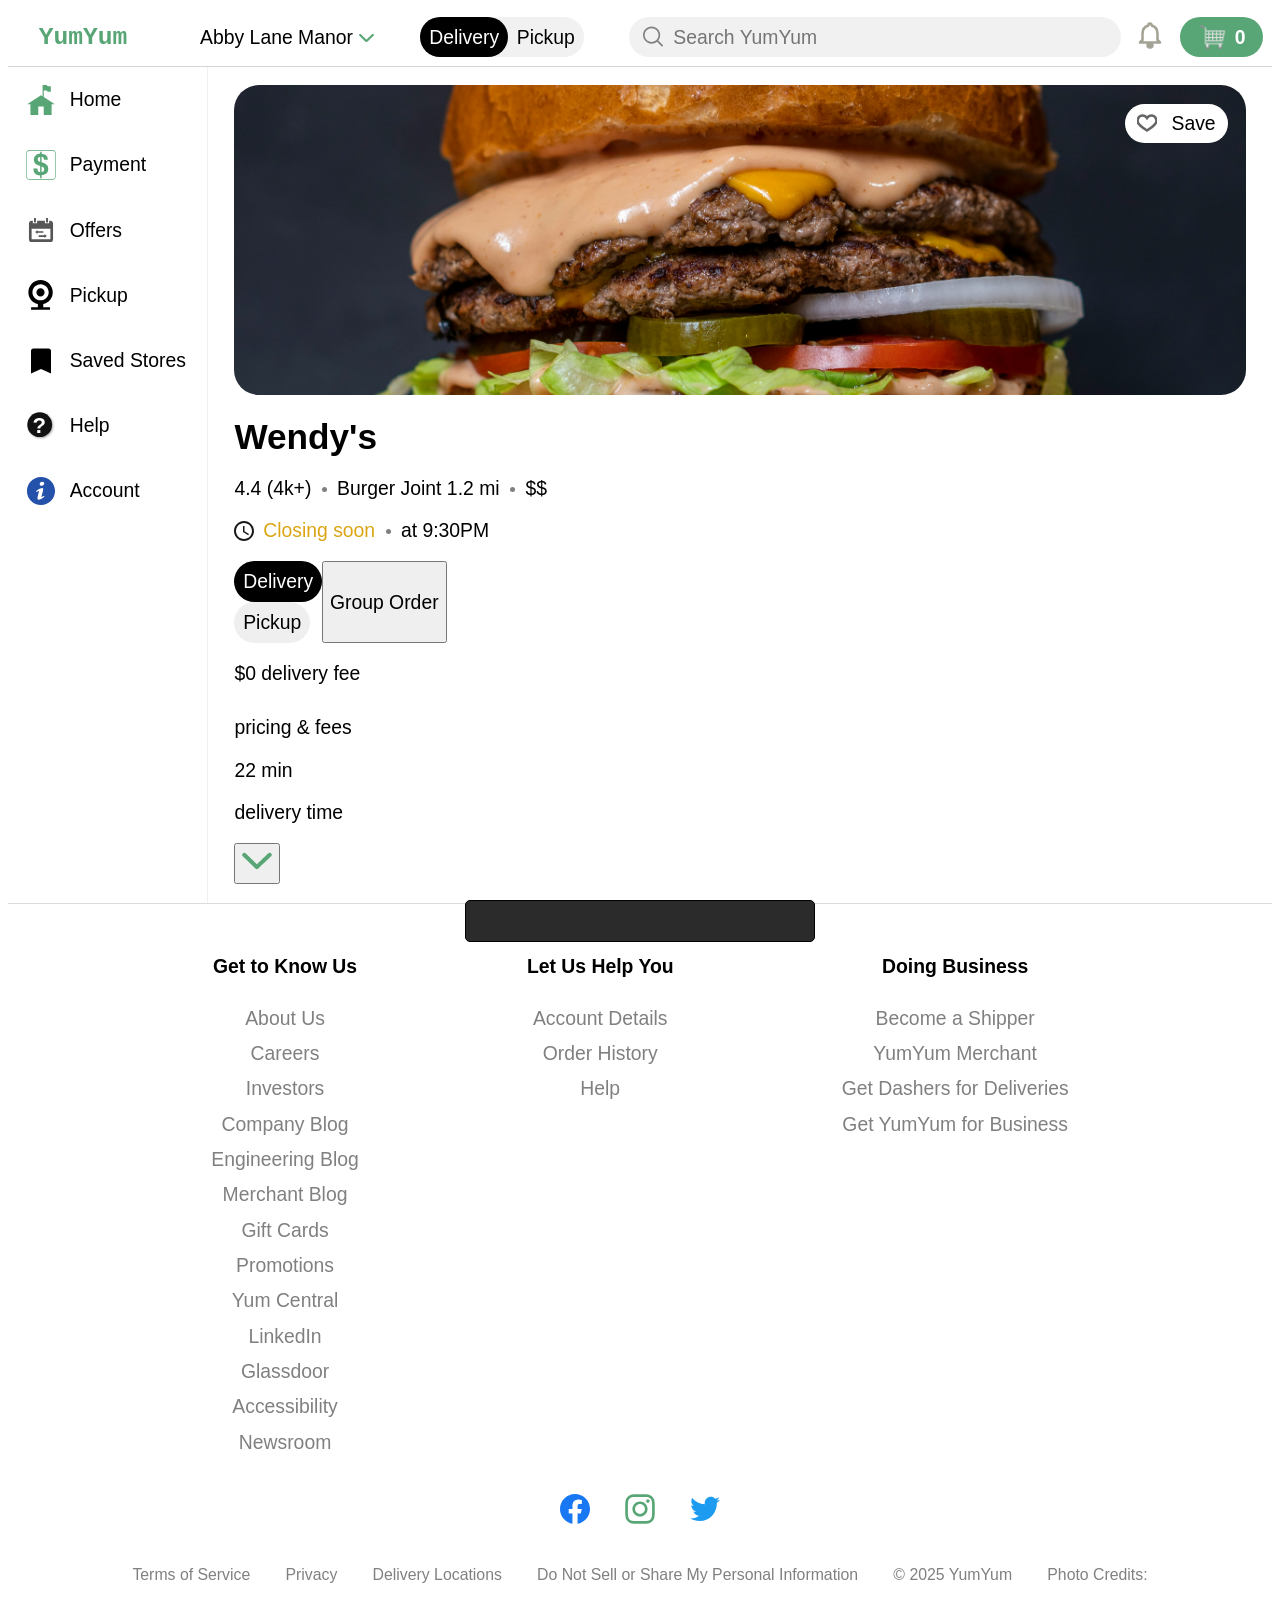
<file: rest.html>
<!DOCTYPE html>
<html lang="en">
  <head>
    <meta charset="UTF-8" />
    <meta name="viewport" content="width=device-width, initial-scale=1.0" />
    <title>Food</title>
    <link href="css/base.css" rel="stylesheet" />
    <script src="js/base.js" type="module"></script>
    <script src="js/rest.js" type="module"></script>
  </head>
  <body>
    <header>
      <!-- left  -->
      <section class="header-left">
        <button class="menu-btn" aria-label="open menu">
          <svg class="icon">
            <use xlink:href="images/sprite.symbol.svg#menu"></use>
          </svg>
        </button>
        <a href="index.html">YumYum</a>
      </section>
      <!-- mid  -->
      <section class="header-mid">
        <div class="address-container">
          <p>Abby Lane Manor</p>
          <button class="address-btn" aria-label="address button">
            <svg class="icon">
              <use xlink:href="images/sprite.symbol.svg#arrow"></use>
            </svg>
          </button>
        </div>
        <div class="segment">
          <button class="seg-btn active" data-value="delivery">Delivery</button>
          <button class="seg-btn" data-value="pickup">Pickup</button>
        </div>
      </section>
      <!-- right  -->
      <section class="header-right">
        <button>Open App</button>
      </section>
      <!-- bottom  -->
      <section class="header-bottom">
        <form class="search-form" method="get">
          <button aria-label="search icon" class="search-btn">
            <svg class="icon">
              <use xlink:href="images/sprite.symbol.svg#search"></use>
            </svg>
          </button>
          <input
            class="search-input"
            placeholder="Search YumYum"
            type="text"
            name="q"
          />
        </form>
        <button aria-label="notification" class="noti-btn">
          <svg class="icon">
            <use xlink:href="images/sprite.symbol.svg#notification"></use>
          </svg>
        </button>
        <button class="cart-btn">
          <img class="icon" src="images/cart.png" alt="cart icon" />
          <div class="cart-number">0</div>
        </button>
      </section>
    </header>
    <main>
      <section class="sidebar-container">
        <button class="close-btn">
          <svg class="icon">
            <use xlink:href="images/sprite.symbol.svg#close"></use>
          </svg>
        </button>
        <ul class="sidebar-links">
          <li>
            <svg class="icon">
              <use xlink:href="images/sprite.symbol.svg#ranger-station"></use>
            </svg>
            <a href="index.html" class="item-text">Home</a>
          </li>
          <li>
            <svg class="icon">
              <use xlink:href="images/sprite.symbol.svg#money-square"></use>
            </svg>
            <a href="#" class="item-text">Payment</a>
          </li>
          <li>
            <svg class="icon">
              <use xlink:href="images/sprite.symbol.svg#datepicker"></use>
            </svg>
            <a class="item-text">Offers</a>
          </li>
          <li>
            <svg class="icon">
              <use xlink:href="images/sprite.symbol.svg#webcam"></use>
            </svg>
            <a class="item-text">Pickup</a>
          </li>
          <li>
            <svg class="icon">
              <use xlink:href="images/sprite.symbol.svg#bookmark"></use>
            </svg>
            <a class="item-text">Saved Stores</a>
          </li>
          <li>
            <svg class="icon">
              <use xlink:href="images/sprite.symbol.svg#tooltip"></use>
            </svg>
            <a class="item-text">Help</a>
          </li>
          <li>
            <svg class="icon">
              <use
                xlink:href="images/sprite.symbol.svg#alert-information"
              ></use>
            </svg>
            <a class="item-text">Account</a>
          </li>
        </ul>
        <ul class="info-links">
          <li><a>About Us</a></li>
          <li><a>Careers</a></li>
          <li><a>Accessibility</a></li>
          <li><a>Be a Partner</a></li>
          <li><a>Get $5 in Credits</a></li>
        </ul>
      </section>

      <!-- MAIN PART  -->
      <section class="main-container">
        <!-- hero part  -->
        <div class="rest-hero-container">
          <img src="images/burger-kingdom1.jpg" alt="hero image" />
          <button class="heart-btn">
            <svg class="heart" viewBox="0 0 24 24" width="24" height="24">
              <path
                d="M12 21s-6.7-4.35-9.33-7.35C-1.33 9.65 1.34 3 6.67 3c2.35 0 4.33 1.5 5.33 3 1-1.5 2.98-3 5.33-3 5.33 0 8 6.65 4 10.65C18.7 16.65 12 21 12 21z"
              /></svg>Save
          </button>
        </div>
        <!-- intro part  -->
        <div class="rest-intro-container">
          <div class="rest-intro-left">
            <h1>Wendy's</h1>
            <p>4.4 (4k+)</p>
            <span class="dot"></span>
            <p>Burger Joint 1.2 mi</p>
            <span class="dot"></span>
            <p>$$</p>
            <div class="rest-time-container">
            <svg class="icon">
              <use xlink:href="images/sprite.symbol.svg#clock"></use>
            </svg>
            <div>
              <p>Closing soon</p>
              <span class="dot"></span>
              <p>at 9:30PM</p>
            </div>
          </div>
          </div>
          <div class="rest-intro-right">
            <div class="intro-btn-container">
            <div class="rest-segment">
              <button class="seg-btn active" data-value="delivery">
                Delivery
              </button>
              <button class="seg-btn" data-value="pickup">Pickup</button>
            </div>
            <button class="group-order-btn">Group Order</button>
          </div>
          <div class="delivery-info-container">
            <div class="delivery-fee-container">
              <p>$0 delivery fee</p>
              <p>
                pricing & fees
                <svg class="icon">
                  <use xlink:href="images/sprite.symbol.svg#info"></use>
                </svg>
              </p>
            </div>
            <div class="delivery-time-container">
              <p>22 min</p>
              <p>delivery time</p>
              <button aria-label="expand button">
                <svg class="icon">
                  <use xlink:href="images/sprite.symbol.svg#arrow"></use>
                </svg>
              </button>
            </div>
          </div>
          </div>
          
        </div>
      </section>
    </main>
    <footer>
      <div class="footer-link-container">
        <section class="know-us-container">
          <h1>Get to Know Us</h1>
          <ul>
            <li>About Us</li>
            <li>Careers</li>
            <li>Investors</li>
            <li>Company Blog</li>
            <li>Engineering Blog</li>
            <li>Merchant Blog</li>
            <li>Gift Cards</li>
            <li>Promotions</li>
            <li>Yum Central</li>
            <li>LinkedIn</li>
            <li>Glassdoor</li>
            <li>Accessibility</li>
            <li>Newsroom</li>
          </ul>
        </section>
        <section class="help-you-container">
          <h1>Let Us Help You</h1>
          <ul>
            <li>Account Details</li>
            <li>Order History</li>
            <li>Help</li>
          </ul>
        </section>
        <section class="business-container">
          <h1>Doing Business</h1>
          <ul>
            <li>Become a Shipper</li>
            <li>YumYum Merchant</li>
            <li>Get Dashers for Deliveries</li>
            <li>Get YumYum for Business</li>
          </ul>
        </section>
      </div>
      <div class="social-container">
        <section class="media-container">
          <ul class="social-links">
            <li>
              <a href="#">
                <svg class="icon">
                  <use xlink:href="images/sprite.symbol.svg#facebook"></use>
                </svg>
              </a>
            </li>
            <li>
              <a>
                <svg class="icon">
                  <use
                    xlink:href="images/sprite.symbol.svg#instagram-dark"
                  ></use>
                </svg>
              </a>
            </li>
            <li>
              <a>
                <svg class="icon">
                  <use xlink:href="images/sprite.symbol.svg#twitter"></use>
                </svg>
              </a>
            </li>
          </ul>
        </section>
        <section class="copyright-container">
          <ul>
            <li>Terms of Service</li>
            <li>Privacy</li>
            <li>Delivery Locations</li>
            <li>Do Not Sell or Share My Personal Information</li>
            <li>© 2025 YumYum</li>
            <li>Photo Credits:</li>
          </ul>
        </section>
      </div>
    </footer>
    <div class="message-container"></div>
  </body>
</html>
</file>
<file: css/base.css>
@import 'global.css';
@import 'main.css';
@import 'header.css';
@import 'rest.css';
</file>
